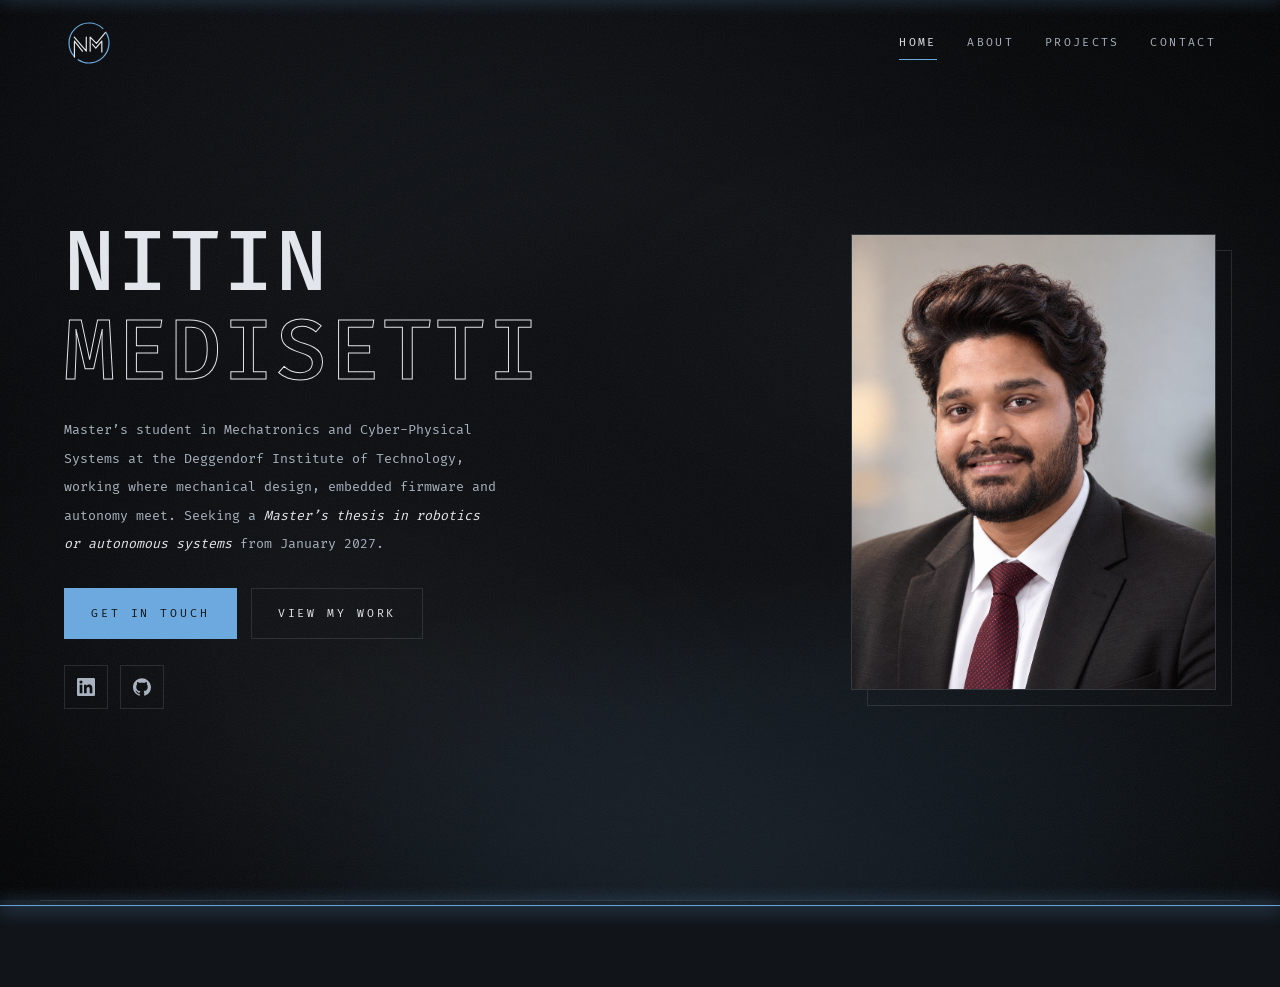
<file: index.html>
<!doctype html>
<html lang="en">
<head>
  <meta charset="utf-8">
  <meta name="viewport" content="width=device-width, initial-scale=1">
  <title>Nitin Medisetti | Robotics &amp; Mechatronics</title>
  <meta name="description" content="Nitin Medisetti, Mechatronics master's student at Deggendorf Institute of Technology, working on legged and aerial robots, ROS 2 and embedded C++. Seeking a Master's thesis in robotics or autonomous systems from January 2027.">
  <meta name="theme-color" content="#0b0d10">
  <meta property="og:title" content="Nitin Medisetti | Robotics &amp; Mechatronics">
  <meta property="og:description" content="Mechatronics master's student seeking a Master's thesis in robotics or autonomous systems from January 2027.">
  <meta property="og:type" content="website">
  <meta property="og:url" content="https://nitinmedisetti.github.io/">
  <link rel="icon" href="assets/img/favicon.svg" type="image/svg+xml">
  <link rel="stylesheet" href="assets/css/style.css">
</head>
<body class="page-home">
  <a class="skip" href="#main">Skip to content</a>

  <header class="nav" id="nav">
    <div class="nav__brand">
      <a class="nav__mark" href="index.html" aria-label="Nitin Medisetti, home"><img src="assets/img/logo.svg" alt="" width="50" height="50"></a>
    </div>
    <button class="nav__toggle" id="navToggle" aria-expanded="false" aria-controls="navLinks" aria-label="Open menu">
      <span></span><span></span>
    </button>
    <nav class="nav__links" id="navLinks" aria-label="Pages">
      <a href="index.html" class="is-active" aria-current="page">Home</a>
      <a href="about.html">About</a>
      <a href="projects.html">Projects</a>
      <a href="contact.html">Contact</a>
    </nav>
  </header>

  <div class="grain" aria-hidden="true"></div>
  <div class="shutter" aria-hidden="true"><span class="shutter__half shutter__half--top"></span><span class="shutter__half shutter__half--bottom"></span></div>

  <main id="main">
  <section class="hero" id="top">
    <div class="hero__smoke" aria-hidden="true"></div>
    <div class="hero__inner">
      <div class="hero__text">
        <!-- <p class="label reveal">Deggendorf, Germany &middot; 48.83&deg; N, 12.96&deg; E</p> -->
        <h1 class="hero__name">
          <span class="line"><span>Nitin</span></span>
          <span class="line"><span>Medisetti</span></span>
        </h1>
        <!-- <p class="hero__role reveal">Robotics &amp; Mechatronics Engineer</p> -->
        <!-- <p class="hero__lede reveal">I build robots that leave the simulator, from quadrupeds navigating a campus to quadrotors that keep flying when a rotor fails.</p> -->
        <p class="hero__about reveal">Master&rsquo;s student in Mechatronics and Cyber-Physical Systems at the Deggendorf Institute of Technology, working where mechanical design, embedded firmware and autonomy meet. Seeking a <em>Master&rsquo;s thesis in robotics or autonomous systems</em> from January&nbsp;2027.</p>
        <div class="hero__cta reveal">
          <a class="btn btn--solid" href="contact.html">Get in touch</a>
          <a class="btn" href="projects.html">View my work</a>
        </div>
        <ul class="social reveal" aria-label="Profiles">
          <li><a href="https://www.linkedin.com/in/nitin-medisetti" target="_blank" rel="noopener" aria-label="LinkedIn"><svg viewBox="0 0 24 24" aria-hidden="true" fill="currentColor"><path d="M20.45 20.45h-3.56v-5.57c0-1.33-.02-3.04-1.85-3.04-1.85 0-2.14 1.45-2.14 2.94v5.67H9.35V9h3.41v1.56h.05c.48-.9 1.64-1.85 3.37-1.85 3.6 0 4.27 2.37 4.27 5.46v6.28zM5.34 7.43a2.06 2.06 0 1 1 0-4.13 2.06 2.06 0 0 1 0 4.13zM7.12 20.45H3.56V9h3.56v11.45zM22.23 0H1.77C.79 0 0 .77 0 1.73v20.54C0 23.23.79 24 1.77 24h20.45c.98 0 1.78-.77 1.78-1.73V1.73C24 .77 23.2 0 22.22 0z"/></svg></a></li>
          <li><a href="https://github.com/NitinMedisetti" target="_blank" rel="noopener" aria-label="GitHub"><svg viewBox="0 0 24 24" aria-hidden="true" fill="currentColor"><path d="M12 .3a12 12 0 0 0-3.8 23.38c.6.12.82-.26.82-.58v-2.04c-3.34.73-4.04-1.61-4.04-1.61-.55-1.39-1.34-1.76-1.34-1.76-1.09-.74.08-.73.08-.73 1.2.09 1.84 1.24 1.84 1.24 1.07 1.83 2.8 1.3 3.49 1 .11-.78.42-1.3.76-1.6-2.67-.3-5.47-1.33-5.47-5.93 0-1.31.47-2.38 1.24-3.22-.14-.3-.54-1.52.1-3.18 0 0 1.01-.32 3.3 1.23a11.5 11.5 0 0 1 6 0c2.28-1.55 3.29-1.23 3.29-1.23.64 1.66.24 2.88.12 3.18.77.84 1.23 1.91 1.23 3.22 0 4.61-2.8 5.63-5.48 5.92.42.36.81 1.1.81 2.22v3.29c0 .32.21.7.82.58A12 12 0 0 0 12 .3"/></svg></a></li>
        </ul>
      </div>
      <figure class="hero__photo reveal">
        <div class="frame">
          <div class="media" data-src="assets/img/profile.jpg" data-alt="Portrait of Nitin Medisetti">
            <span class="media__placeholder">Portrait<br><small>assets/img/profile.jpg</small></span>
          </div>
        </div>
        <!-- <figcaption class="hero__caption"><span>Fig. 01</span><span>Robotics &middot; Embedded &middot; Autonomy</span></figcaption> -->
      </figure>
    </div>
  </section>
  </main>

  <footer class="footer">
    <span>&copy; <span id="year">2026</span> Nitin Medisetti</span>
    <a href="#top">Back to top &uarr;</a>
  </footer>

  <script src="assets/js/main.js" defer></script>
</body>
</html>
</file>
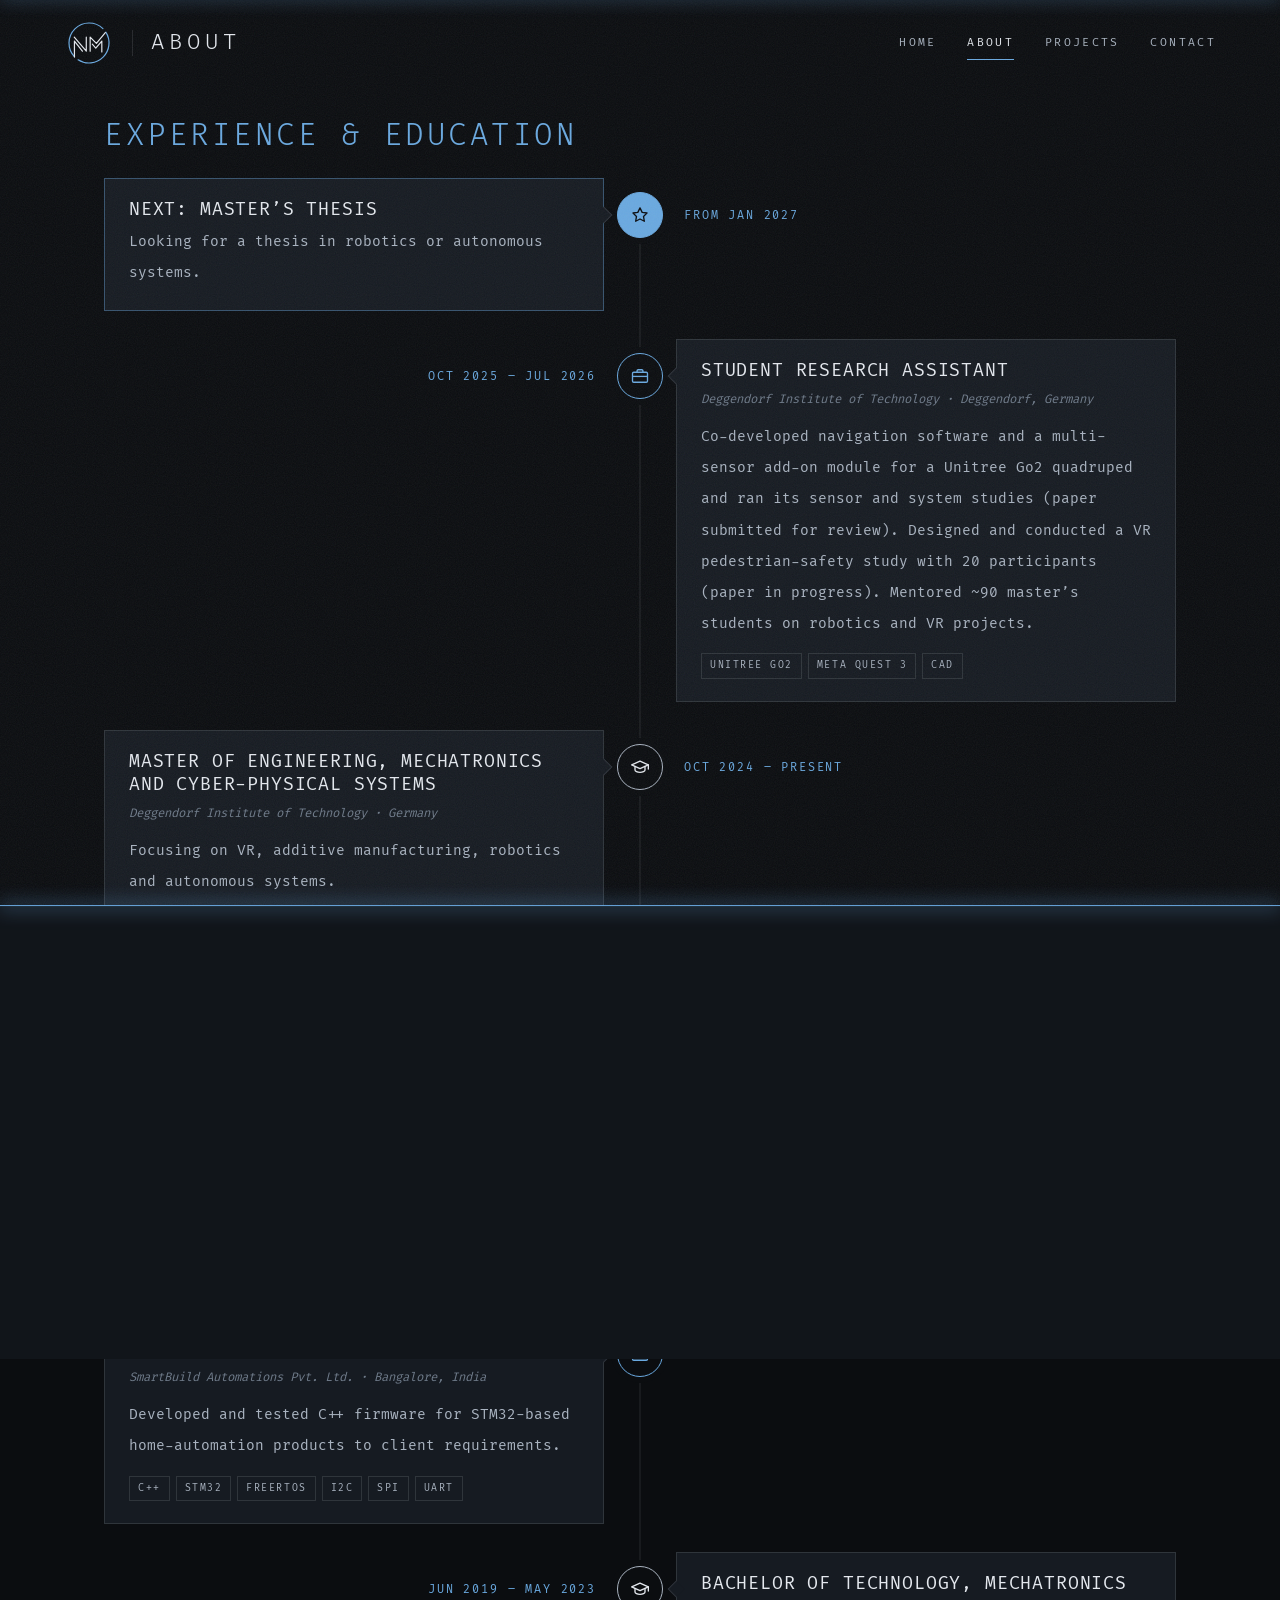
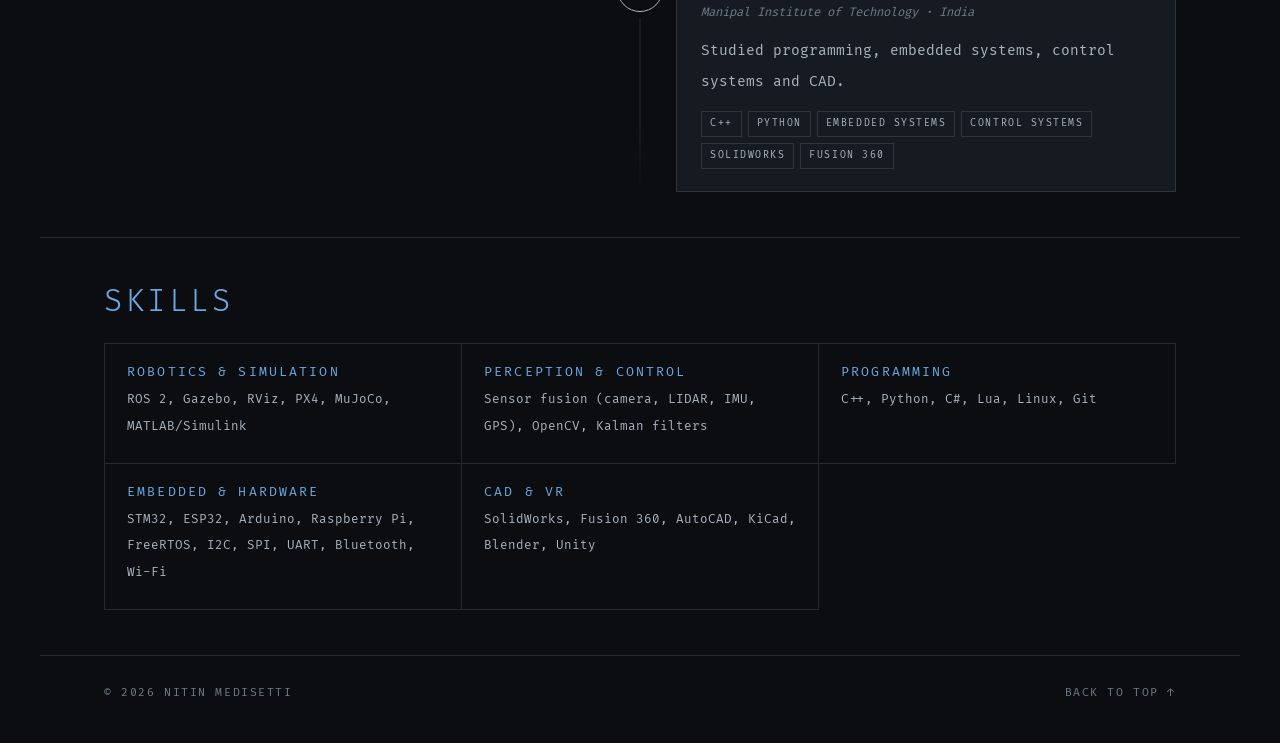
<file: about.html>
<!doctype html>
<html lang="en">
<head>
  <meta charset="utf-8">
  <meta name="viewport" content="width=device-width, initial-scale=1">
  <title>About | Nitin Medisetti</title>
  <meta name="description" content="Experience and education of Nitin Medisetti, Mechatronics master's student at Deggendorf Institute of Technology, working on legged and aerial robots, ROS 2 and embedded C++.">
  <meta name="theme-color" content="#0b0d10">
  <meta property="og:title" content="About | Nitin Medisetti">
  <meta property="og:description" content="Mechatronics master's student seeking a Master's thesis in robotics or autonomous systems from January 2027.">
  <meta property="og:type" content="website">
  <meta property="og:url" content="https://nitinmedisetti.github.io/about.html">
  <link rel="icon" href="assets/img/favicon.svg" type="image/svg+xml">
  <link rel="stylesheet" href="assets/css/style.css">
</head>
<body class="page-about">
  <a class="skip" href="#main">Skip to content</a>

  <header class="nav" id="nav">
    <div class="nav__brand">
      <a class="nav__mark" href="index.html" aria-label="Nitin Medisetti, home"><img src="assets/img/logo.svg" alt="" width="50" height="50"></a>
      <span class="nav__title" aria-hidden="true">About</span>
    </div>
    <button class="nav__toggle" id="navToggle" aria-expanded="false" aria-controls="navLinks" aria-label="Open menu">
      <span></span><span></span>
    </button>
    <nav class="nav__links" id="navLinks" aria-label="Pages">
      <a href="index.html">Home</a>
      <a href="about.html" class="is-active" aria-current="page">About</a>
      <a href="projects.html">Projects</a>
      <a href="contact.html">Contact</a>
    </nav>
  </header>

  <div class="grain" aria-hidden="true"></div>
  <div class="shutter" aria-hidden="true"><span class="shutter__half shutter__half--top"></span><span class="shutter__half shutter__half--bottom"></span></div>

  <main id="main" class="page" >
    <h1 class="sr-only" id="top">About</h1>

    <section class="chapter" id="timeline">
      <header class="chapter__head reveal">
        <h2>Experience &amp; Education</h2>
      </header>
      <ol class="tl">
        <li class="tl__item tl__item--next reveal">
          <span class="tl__node"><svg viewBox="0 0 24 24" aria-hidden="true" fill="none" stroke="currentColor" stroke-width="1.6" stroke-linejoin="round"><path d="m12 3.5 2.6 5.3 5.8.8-4.2 4.1 1 5.8-5.2-2.7-5.2 2.7 1-5.8-4.2-4.1 5.8-.8z"/></svg></span>
          <p class="tl__date">From Jan 2027</p>
          <article class="tl__card">
            <h3>Next: Master&rsquo;s thesis</h3>
            <p>Looking for a thesis in robotics or autonomous systems.</p>
          </article>
        </li>
        <li class="tl__item tl__item--work reveal">
          <span class="tl__node" title="Work"><svg viewBox="0 0 24 24" aria-hidden="true" fill="none" stroke="currentColor" stroke-width="1.6" stroke-linejoin="round"><rect x="3" y="7.5" width="18" height="12" rx="1.5"/><path d="M8.5 7.5V5.8c0-.7.6-1.3 1.3-1.3h4.4c.7 0 1.3.6 1.3 1.3v1.7"/><path d="M3 12.5h18"/></svg></span>
          <p class="tl__date">Oct 2025 &ndash; Jul 2026</p>
          <article class="tl__card">
            <h3>Student Research Assistant</h3>
            <p class="tl__org">Deggendorf Institute of Technology &middot; Deggendorf, Germany</p>
            <p>Co-developed navigation software and a multi-sensor add-on module for a Unitree Go2 quadruped and ran its sensor and system studies (paper submitted for review). Designed and conducted a VR pedestrian-safety study with 20 participants (paper in progress). Mentored ~90 master&rsquo;s students on robotics and VR projects.</p>
            <ul class="chips"><li>Unitree Go2</li><li>Meta Quest 3</li><li>CAD</li></ul>
          </article>
        </li>
        <li class="tl__item tl__item--edu reveal">
          <span class="tl__node" title="Education"><svg viewBox="0 0 24 24" aria-hidden="true" fill="none" stroke="currentColor" stroke-width="1.6" stroke-linejoin="round" stroke-linecap="round"><path d="M2 9.5 12 5l10 4.5-10 4.5z"/><path d="M6 11.3v4.4c0 1.3 2.7 2.8 6 2.8s6-1.5 6-2.8v-4.4"/><path d="M22 9.5v5"/></svg></span>
          <p class="tl__date">Oct 2024 &ndash; Present</p>
          <article class="tl__card">
            <h3>Master of Engineering, Mechatronics and Cyber-Physical Systems</h3>
            <p class="tl__org">Deggendorf Institute of Technology &middot; Germany</p>
            <p>Focusing on VR, additive manufacturing, robotics and autonomous systems.</p>
            <ul class="chips"><li>Unity</li><li>VR</li><li>Lua</li><li>Control Theory</li><li>Math modelling</li></ul>
          </article>
        </li>
        <li class="tl__item tl__item--work reveal">
          <span class="tl__node" title="Work"><svg viewBox="0 0 24 24" aria-hidden="true" fill="none" stroke="currentColor" stroke-width="1.6" stroke-linejoin="round"><rect x="3" y="7.5" width="18" height="12" rx="1.5"/><path d="M8.5 7.5V5.8c0-.7.6-1.3 1.3-1.3h4.4c.7 0 1.3.6 1.3 1.3v1.7"/><path d="M3 12.5h18"/></svg></span>
          <p class="tl__date">Aug 2023 &ndash; Jan 2024</p>
          <article class="tl__card">
            <h3>Robotics Research Assistant</h3>
            <p class="tl__org">Robotics Research Center, IIIT Hyderabad &middot; Hyderabad, India</p>
            <p>Learned ROS and studied the team&rsquo;s PX4-based hexacopter and quadcopter projects. Simulated a quadrotor losing a rotor mid-flight in ROS/Gazebo with PX4, used to develop fault-tolerant soft-landing control.</p>
            <ul class="chips"><li>ROS</li><li>PX4</li><li>Gazebo</li><li>RViz</li><li>Fault-tolerant control</li></ul>
          </article>
        </li>
        <li class="tl__item tl__item--work reveal">
          <span class="tl__node" title="Work"><svg viewBox="0 0 24 24" aria-hidden="true" fill="none" stroke="currentColor" stroke-width="1.6" stroke-linejoin="round"><rect x="3" y="7.5" width="18" height="12" rx="1.5"/><path d="M8.5 7.5V5.8c0-.7.6-1.3 1.3-1.3h4.4c.7 0 1.3.6 1.3 1.3v1.7"/><path d="M3 12.5h18"/></svg></span>
          <p class="tl__date">Feb 2023 &ndash; Jun 2023</p>
          <article class="tl__card">
            <h3>Embedded Systems Engineering Intern</h3>
            <p class="tl__org">SmartBuild Automations Pvt. Ltd. &middot; Bangalore, India</p>
            <p>Developed and tested C++ firmware for STM32-based home-automation products to client requirements.</p>
            <ul class="chips"><li>C++</li><li>STM32</li><li>FreeRTOS</li><li>I2C</li><li>SPI</li><li>UART</li></ul>
          </article>
        </li>
        <li class="tl__item tl__item--edu reveal">
          <span class="tl__node" title="Education"><svg viewBox="0 0 24 24" aria-hidden="true" fill="none" stroke="currentColor" stroke-width="1.6" stroke-linejoin="round" stroke-linecap="round"><path d="M2 9.5 12 5l10 4.5-10 4.5z"/><path d="M6 11.3v4.4c0 1.3 2.7 2.8 6 2.8s6-1.5 6-2.8v-4.4"/><path d="M22 9.5v5"/></svg></span>
          <p class="tl__date">Jun 2019 &ndash; May 2023</p>
          <article class="tl__card">
            <h3>Bachelor of Technology, Mechatronics</h3>
            <p class="tl__org">Manipal Institute of Technology &middot; India</p>
            <p>Studied programming, embedded systems, control systems and CAD.</p>
            <ul class="chips"><li>C++</li><li>Python</li><li>Embedded systems</li><li>Control systems</li><li>SolidWorks</li><li>Fusion 360</li></ul>
          </article>
        </li>
      </ol>
    </section>

    <section class="chapter" id="skills">
      <header class="chapter__head reveal">
        <h2>Skills</h2>
      </header>
      <div class="skills reveal">
        <div class="skill"><h3>Robotics &amp; Simulation</h3><p>ROS 2, Gazebo, RViz, PX4, MuJoCo, MATLAB/Simulink</p></div>
        <div class="skill"><h3>Perception &amp; Control</h3><p>Sensor fusion (camera, LIDAR, IMU, GPS), OpenCV, Kalman filters</p></div>
        <div class="skill"><h3>Programming</h3><p>C++, Python, C#, Lua, Linux, Git</p></div>
        <div class="skill"><h3>Embedded &amp; Hardware</h3><p>STM32, ESP32, Arduino, Raspberry Pi, FreeRTOS, I2C, SPI, UART, Bluetooth, Wi-Fi</p></div>
        <div class="skill"><h3>CAD &amp; VR</h3><p>SolidWorks, Fusion 360, AutoCAD, KiCad, Blender, Unity</p></div>
      </div>
    </section>

  </main>

  <footer class="footer">
    <span>&copy; <span id="year">2026</span> Nitin Medisetti</span>
    <a href="#top">Back to top &uarr;</a>
  </footer>

  <script src="assets/js/main.js" defer></script>
</body>
</html>
</file>
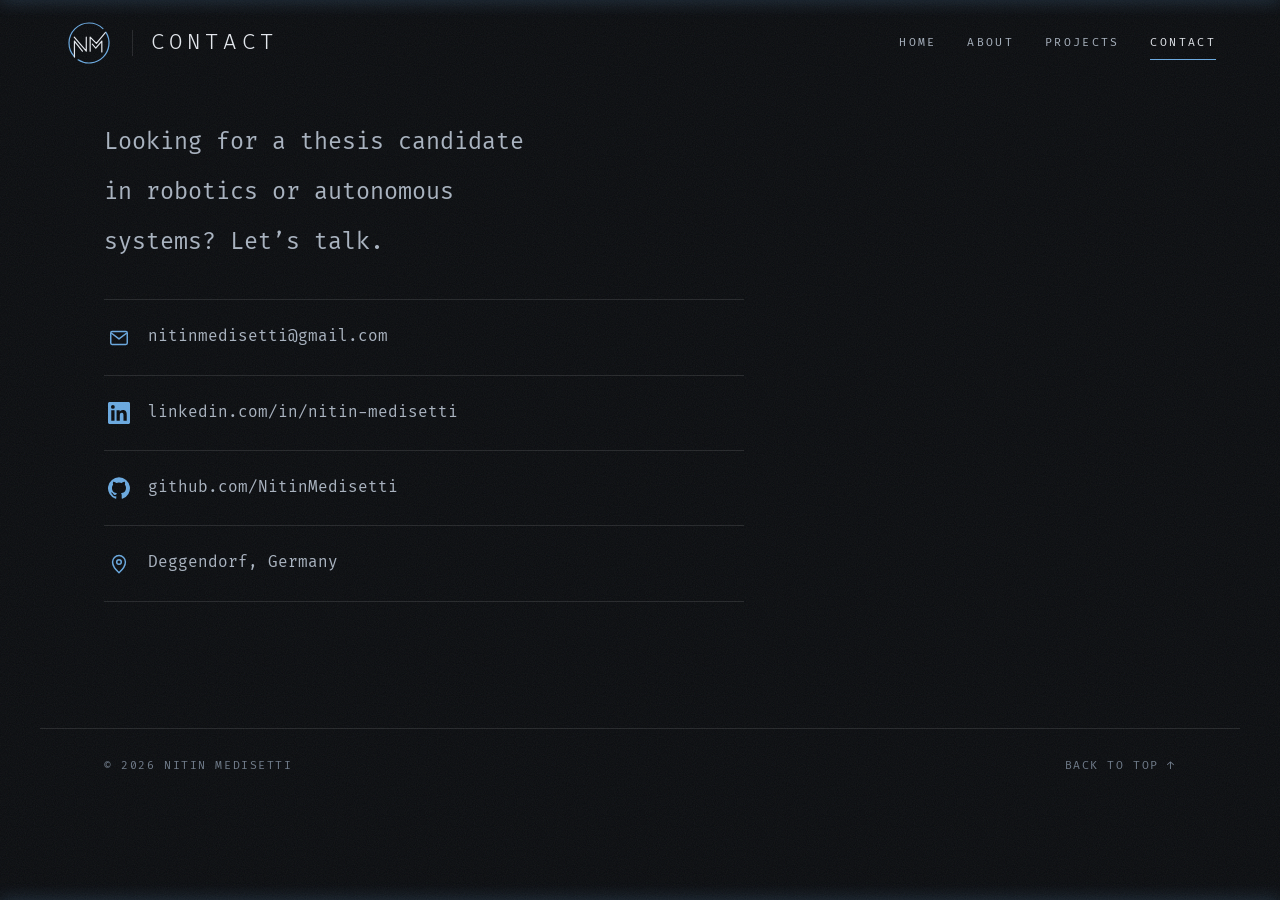
<file: contact.html>
<!doctype html>
<html lang="en">
<head>
  <meta charset="utf-8">
  <meta name="viewport" content="width=device-width, initial-scale=1">
  <title>Contact | Nitin Medisetti</title>
  <meta name="description" content="Contact Nitin Medisetti by email, LinkedIn or GitHub.">
  <meta name="theme-color" content="#0b0d10">
  <meta property="og:title" content="Contact | Nitin Medisetti">
  <meta property="og:description" content="Mechatronics master's student seeking a Master's thesis in robotics or autonomous systems from January 2027.">
  <meta property="og:type" content="website">
  <meta property="og:url" content="https://nitinmedisetti.github.io/contact.html">
  <link rel="icon" href="assets/img/favicon.svg" type="image/svg+xml">
  <link rel="stylesheet" href="assets/css/style.css">
</head>
<body class="page-contact">
  <a class="skip" href="#main">Skip to content</a>

  <header class="nav" id="nav">
    <div class="nav__brand">
      <a class="nav__mark" href="index.html" aria-label="Nitin Medisetti, home"><img src="assets/img/logo.svg" alt="" width="50" height="50"></a>
      <span class="nav__title" aria-hidden="true">Contact</span>
    </div>
    <button class="nav__toggle" id="navToggle" aria-expanded="false" aria-controls="navLinks" aria-label="Open menu">
      <span></span><span></span>
    </button>
    <nav class="nav__links" id="navLinks" aria-label="Pages">
      <a href="index.html">Home</a>
      <a href="about.html">About</a>
      <a href="projects.html">Projects</a>
      <a href="contact.html" class="is-active" aria-current="page">Contact</a>
    </nav>
  </header>

  <div class="grain" aria-hidden="true"></div>
  <div class="shutter" aria-hidden="true"><span class="shutter__half shutter__half--top"></span><span class="shutter__half shutter__half--bottom"></span></div>

  <main id="main" class="page" >
    <h1 class="sr-only" id="top">Contact</h1>

    <section class="chapter chapter--first contact" id="contact">
      <p class="contact__line reveal">Looking for a thesis candidate in robotics or autonomous systems? Let&rsquo;s talk.</p>
      <ul class="contact__list reveal">
        <li><a href="mailto:nitinmedisetti@gmail.com" data-copy="nitinmedisetti@gmail.com" title="Click to copy"><svg viewBox="0 0 24 24" aria-hidden="true" fill="none" stroke="currentColor" stroke-width="1.6" stroke-linejoin="round"><rect x="3" y="5" width="18" height="14" rx="1.5"/><path d="m3.5 6.5 8.5 6.5 8.5-6.5"/></svg><span>nitinmedisetti@gmail.com</span></a></li>
        <li><a href="https://www.linkedin.com/in/nitin-medisetti" target="_blank" rel="noopener"><svg viewBox="0 0 24 24" aria-hidden="true" fill="currentColor"><path d="M20.45 20.45h-3.56v-5.57c0-1.33-.02-3.04-1.85-3.04-1.85 0-2.14 1.45-2.14 2.94v5.67H9.35V9h3.41v1.56h.05c.48-.9 1.64-1.85 3.37-1.85 3.6 0 4.27 2.37 4.27 5.46v6.28zM5.34 7.43a2.06 2.06 0 1 1 0-4.13 2.06 2.06 0 0 1 0 4.13zM7.12 20.45H3.56V9h3.56v11.45zM22.23 0H1.77C.79 0 0 .77 0 1.73v20.54C0 23.23.79 24 1.77 24h20.45c.98 0 1.78-.77 1.78-1.73V1.73C24 .77 23.2 0 22.22 0z"/></svg><span>linkedin.com/in/nitin-medisetti</span></a></li>
        <li><a href="https://github.com/NitinMedisetti" target="_blank" rel="noopener"><svg viewBox="0 0 24 24" aria-hidden="true" fill="currentColor"><path d="M12 .3a12 12 0 0 0-3.8 23.38c.6.12.82-.26.82-.58v-2.04c-3.34.73-4.04-1.61-4.04-1.61-.55-1.39-1.34-1.76-1.34-1.76-1.09-.74.08-.73.08-.73 1.2.09 1.84 1.24 1.84 1.24 1.07 1.83 2.8 1.3 3.49 1 .11-.78.42-1.3.76-1.6-2.67-.3-5.47-1.33-5.47-5.93 0-1.31.47-2.38 1.24-3.22-.14-.3-.54-1.52.1-3.18 0 0 1.01-.32 3.3 1.23a11.5 11.5 0 0 1 6 0c2.28-1.55 3.29-1.23 3.29-1.23.64 1.66.24 2.88.12 3.18.77.84 1.23 1.91 1.23 3.22 0 4.61-2.8 5.63-5.48 5.92.42.36.81 1.1.81 2.22v3.29c0 .32.21.7.82.58A12 12 0 0 0 12 .3"/></svg><span>github.com/NitinMedisetti</span></a></li>
        <li><span class="contact__item"><svg viewBox="0 0 24 24" aria-hidden="true" fill="none" stroke="currentColor" stroke-width="1.6" stroke-linejoin="round"><path d="M12 21.5s-7-6.2-7-11.7a7 7 0 0 1 14 0c0 5.5-7 11.7-7 11.7z"/><circle cx="12" cy="9.8" r="2.5"/></svg><span>Deggendorf, Germany</span></span></li>
      </ul>
    </section>

  </main>

  <footer class="footer">
    <span>&copy; <span id="year">2026</span> Nitin Medisetti</span>
    <a href="#top">Back to top &uarr;</a>
  </footer>

  <div class="toast" id="toast" role="status" aria-live="polite"></div>

  <script src="assets/js/main.js" defer></script>
</body>
</html>
</file>
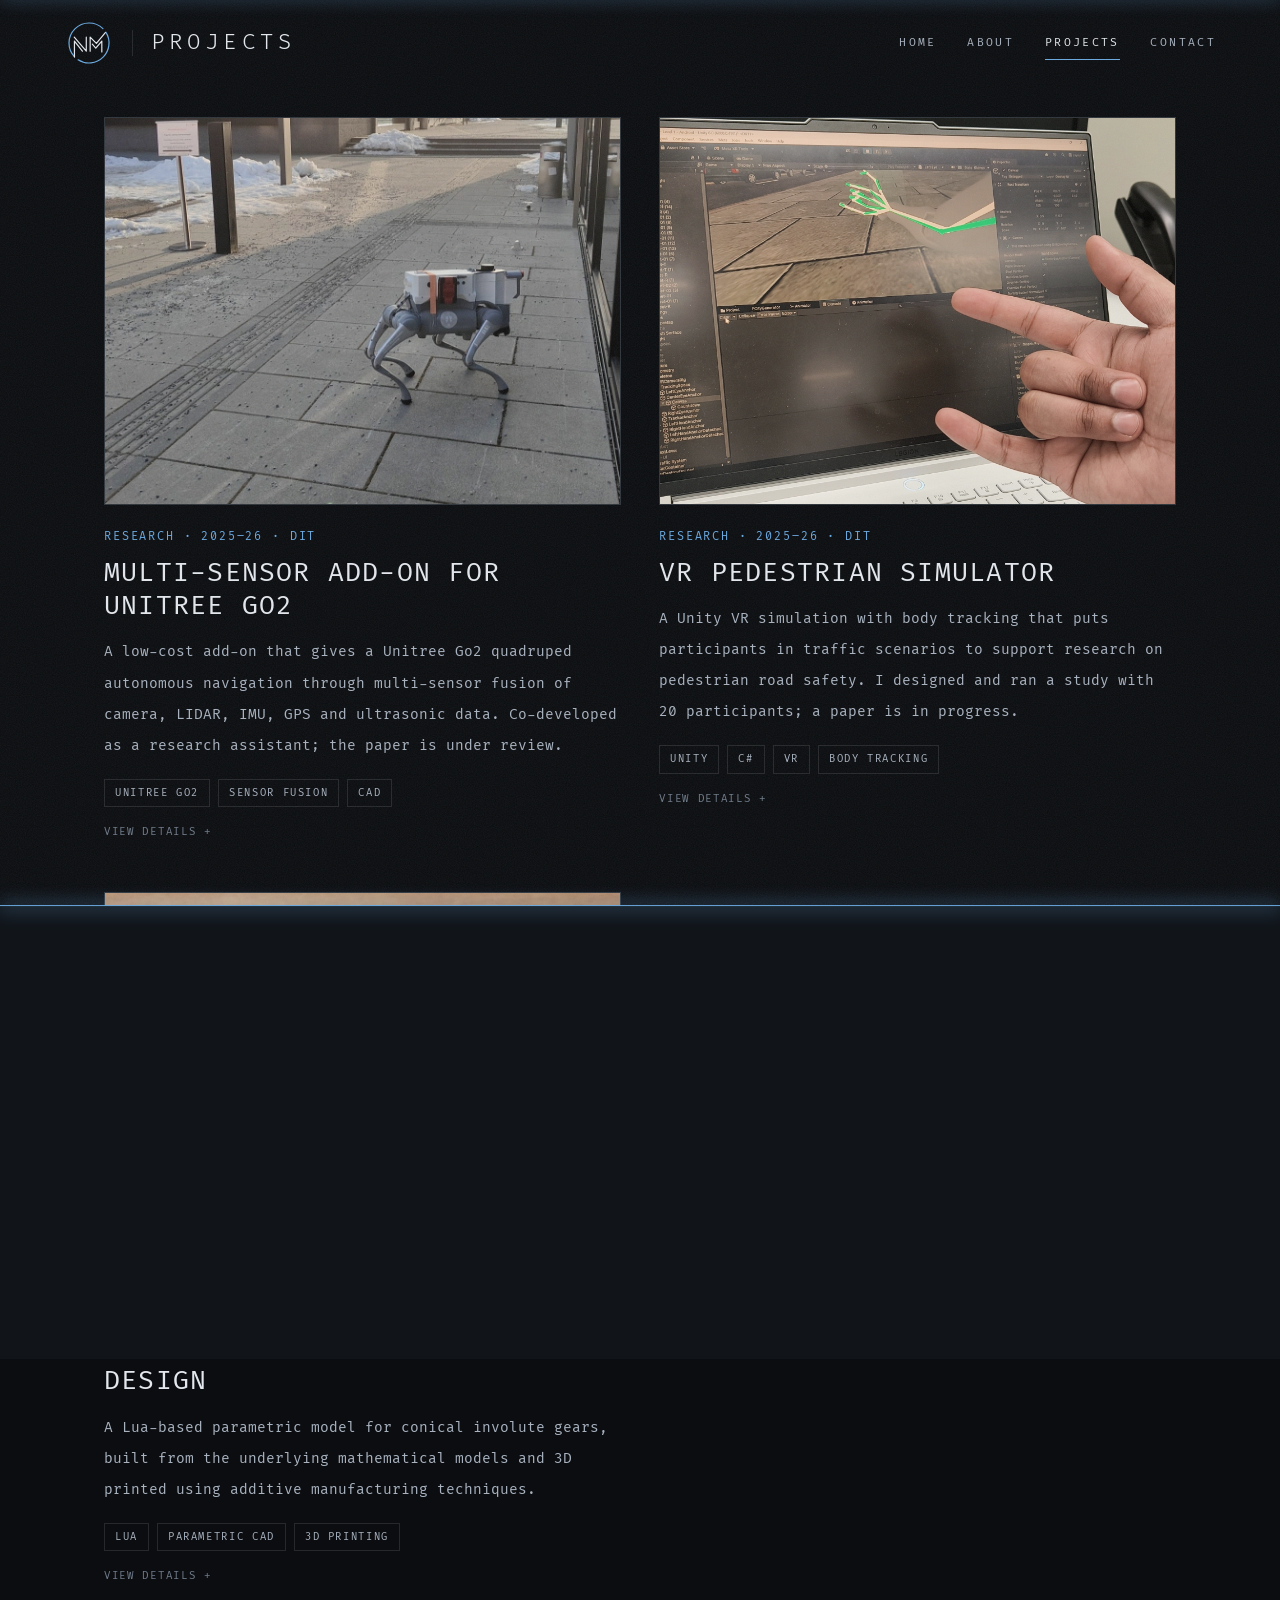
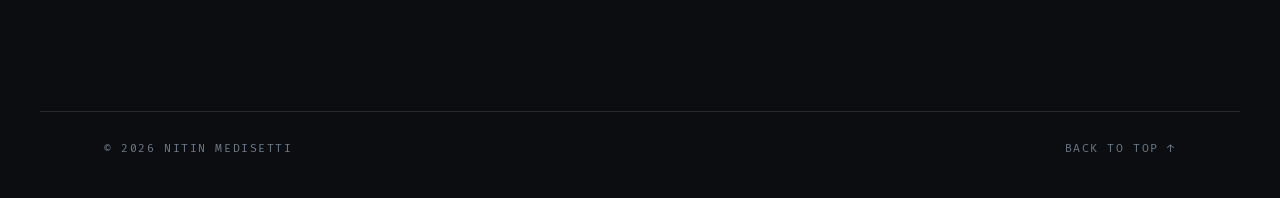
<file: projects.html>
<!doctype html>
<html lang="en">
<head>
  <meta charset="utf-8">
  <meta name="viewport" content="width=device-width, initial-scale=1">
  <title>Projects | Nitin Medisetti</title>
  <meta name="description" content="Robotics, VR and embedded projects by Nitin Medisetti.">
  <meta name="theme-color" content="#0b0d10">
  <meta property="og:title" content="Projects | Nitin Medisetti">
  <meta property="og:description" content="Mechatronics master's student seeking a Master's thesis in robotics or autonomous systems from January 2027.">
  <meta property="og:type" content="website">
  <meta property="og:url" content="https://nitinmedisetti.github.io/projects.html">
  <link rel="icon" href="assets/img/favicon.svg" type="image/svg+xml">
  <link rel="stylesheet" href="assets/css/style.css">
</head>
<body class="page-projects">
  <a class="skip" href="#main">Skip to content</a>

  <header class="nav" id="nav">
    <div class="nav__brand">
      <a class="nav__mark" href="index.html" aria-label="Nitin Medisetti, home"><img src="assets/img/logo.svg" alt="" width="50" height="50"></a>
      <span class="nav__title" aria-hidden="true">Projects</span>
    </div>
    <button class="nav__toggle" id="navToggle" aria-expanded="false" aria-controls="navLinks" aria-label="Open menu">
      <span></span><span></span>
    </button>
    <nav class="nav__links" id="navLinks" aria-label="Pages">
      <a href="index.html">Home</a>
      <a href="about.html">About</a>
      <a href="projects.html" class="is-active" aria-current="page">Projects</a>
      <a href="contact.html">Contact</a>
    </nav>
  </header>

  <div class="grain" aria-hidden="true"></div>
  <div class="shutter" aria-hidden="true"><span class="shutter__half shutter__half--top"></span><span class="shutter__half shutter__half--bottom"></span></div>

  <main id="main" class="page" >
    <h1 class="sr-only" id="top">Projects</h1>

    <section class="chapter chapter--first" id="projects">

      <div class="projects">
        <article class="project reveal">
          <div class="media" data-src="assets/img/projects/go2-navigation.jpg" data-alt="Unitree Go2 quadruped with custom sensor add-on">
            <span class="media__placeholder">Coming soon&hellip;</span>
          </div>
          <div class="project__body">
            <p class="label">Research &middot; 2025&ndash;26 &middot; DIT</p>
            <h3>Multi-sensor Add-on for Unitree Go2</h3>
            <p>A low-cost add-on that gives a Unitree Go2 quadruped autonomous navigation through multi-sensor fusion of camera, LIDAR, IMU, GPS and ultrasonic data. Co-developed as a research assistant; the paper is under review.</p>
            <ul class="chips"><li>Unitree Go2</li><li>Sensor fusion</li><li>CAD</li></ul>
          </div>
          <!-- Pop-up details: edit the text below. Add a photo by adding another "media" line. -->
          <template class="project__details">
            <p class="label">Oct 2025 &ndash; Jan 2026 &middot; Deggendorf Institute of Technology</p>
            <h2>Multi-sensor Add-on for Unitree Go2</h2>
            <div class="pm__photos">
              <div class="media" data-src="assets/img/projects/go2-navigation.jpg" data-alt="Unitree Go2 quadruped with custom sensor add-on"><span class="media__placeholder">Coming soon&hellip;</span></div>
              <div class="media" data-src="assets/img/projects/1_go2-navigation.jpg" data-alt="Go2 navigation platform"><span class="media__placeholder">Coming soon&hellip;</span></div>
            </div>
            <p class="pm__desc">A low-cost add-on module that gives a Unitree Go2 quadruped autonomous navigation through multi-sensor fusion of camera, LIDAR, IMU, GPS and ultrasonic data. I co-developed it as a student research assistant, then ran sensor and system studies on it until July 2026.</p>
            <div class="pm__cols">
              <div>
                <h3>Key specs</h3>
                <table class="pm__specs">
                  <tr><th>Platform</th><td>Unitree Go2 quadruped</td></tr>
                  <tr><th>Sensors</th><td>Camera, LIDAR, IMU, GPS, Ultrasonic</td></tr>
                  <tr><th>Tools</th><td>SolidWorks, PlatformIO</td></tr>
                  <tr><th>Output</th><td>Research paper (submitted for review)</td></tr>
                  <tr><th>Status</th><td>Add-on complete; studies ran until Jul 2026</td></tr>
                </table>
              </div>
              <div>
                <h3>Highlights</h3>
                <ul class="pm__list">
                  <!-- <li>Co-developed a low-cost add-on module and its navigation software for the Go2</li> -->
                  <li>Fused camera, LIDAR, IMU, GPS and ultrasonic data for autonomous navigation</li>
                  <li>Ran sensor and system studies; paper submitted for review</li>
                  <li>Used by master&rsquo;s students to develop and test their robot-control software in a course project</li>
                </ul>
              </div>
            </div>
          </template>
        </article>

        <article class="project reveal">
          <div class="media" data-src="assets/img/projects/vr-pedestrian-simulator.jpg" data-alt="Unity VR pedestrian simulator">
            <span class="media__placeholder">Coming soon&hellip;</span>
          </div>
          <div class="project__body">
            <p class="label">Research &middot; 2025&ndash;26 &middot; DIT</p>
            <h3>VR Pedestrian Simulator</h3>
            <p>A Unity VR simulation with body tracking that puts participants in traffic scenarios to support research on pedestrian road safety. I designed and ran a study with 20 participants; a paper is in progress.</p>
            <ul class="chips"><li>Unity</li><li>C#</li><li>VR</li><li>Body tracking</li></ul>
          </div>
          <!-- Pop-up details: edit the text below. Add a photo by adding another "media" line. -->
          <template class="project__details">
            <p class="label">Feb &ndash; Jul 2025 &middot; Deggendorf Institute of Technology</p>
            <h2>VR Pedestrian Simulator</h2>
            <div class="pm__photos">
              <div class="media" data-src="assets/img/projects/vr-pedestrian-simulator.jpg" data-alt="Unity VR pedestrian simulator"><span class="media__placeholder">Coming soon&hellip;</span></div>
              <div class="media" data-src="assets/img/projects/vr-pedestrian-simulator-2.jpg" data-alt="VR simulation"><span class="media__placeholder">Coming soon&hellip;</span></div>
            </div>
            <p class="pm__desc">A Unity VR simulation with full-body tracking that puts participants in traffic scenarios to support research on pedestrian road safety. I built it in 2025, then designed and conducted a study with 20 participants on it as a student research assistant.</p>
            <div class="pm__cols">
              <div>
                <h3>Key specs</h3>
                <table class="pm__specs">
                  <tr><th>Tools</th><td>Unity, C#</td></tr>
                  <tr><th>Hardware</th><td>Meta Quest 3, full-body tracking</td></tr>
                  <tr><th>Output</th><td>Research paper (in progress)</td></tr>
                  <tr><th>Status</th><td>Simulator complete; study run with 20 participants</td></tr>
                </table>
              </div>
              <div>
                <h3>Highlights</h3>
                <ul class="pm__list">
                  <li>Built interactive traffic scenarios in Unity</li>
                  <li>Added full-body tracking so participants move naturally in VR</li>
                  <li>Designed and conducted a pedestrian-safety study with 20 participants</li>
                </ul>
              </div>
            </div>
          </template>
        </article>

        
        <article class="project reveal">
          <div class="media" data-src="assets/img/projects/beveloid-gear.jpg" data-alt="3D-printed parametric beveloid gear">
            <span class="media__placeholder">Coming soon&hellip;</span>
          </div>
          <div class="project__body">
            <p class="label">Academic &middot; 2026 &middot; DIT</p>
            <h3>Parametric Beveloid Gear Design</h3>
            <p>A Lua-based parametric model for conical involute gears, built from the underlying mathematical models and 3D printed using additive manufacturing techniques.</p>
            <ul class="chips"><li>Lua</li><li>Parametric CAD</li><li>3D printing</li></ul>
          </div>
          <!-- Pop-up details: edit the text below. Add a photo by adding another "media" line. -->
          <template class="project__details">
            <p class="label">Feb &ndash; Jul 2026 &middot; Deggendorf Institute of Technology</p>
            <h2>Parametric Beveloid Gear Design</h2>
            <div class="pm__photos">
              <div class="media" data-src="assets/img/projects/beveloid-gear.jpg" data-alt="3D-printed parametric beveloid gear"><span class="media__placeholder">Coming soon&hellip;</span></div>
              <div class="media" data-video="assets/img/projects/beveloid-gear.webm assets/img/projects/beveloid-gear.mp4" data-alt="Beveloid gear"><span class="media__placeholder">Coming soon&hellip;</span></div>
            </div>
            <p class="pm__desc">A Lua-based parametric model for conical involute (beveloid) gears, built from the underlying mathematical models and 3D printed using additive manufacturing techniques.</p>
            <div class="pm__cols">
              <div>
                <h3>Key specs</h3>
                <table class="pm__specs">
                  <tr><th>Tools</th><td>Lua, parametric CAD</td></tr>
                  <tr><th>Gear type</th><td>Conical involute (beveloid)</td></tr>
                  <tr><th>Output</th><td>3D-printed gears</td></tr>
                  <tr><th>Status</th><td>Complete</td></tr>
                </table>
              </div>
              <div>
                <h3>Highlights</h3>
                <ul class="pm__list">
                  <li>Implemented the gear geometry from its mathematical model</li>
                  <li>Made the model fully parametric in Lua</li>
                  <li>Printed working gears with additive manufacturing</li>
                </ul>
              </div>
            </div>
          </template>
        </article>

        <!-- Inverted Pendulum: hidden until details are ready. To show it again, delete this comment wrapper
             and change the two "~~" markers in the pop-up note back to "--".
        <article class="project reveal">
          <div class="media" data-src="assets/img/projects/inverted-pendulum.jpg" data-alt="Inverted pendulum">
            <span class="media__placeholder">Coming soon&hellip;</span>
          </div>
          <div class="project__body">
            <p class="label">Project</p>
            <h3>Inverted Pendulum</h3>
            <p>Details coming soon.</p>
          </div>
          <!~~ Pop-up details: edit the text below. Add a photo by adding another "media" line. ~~>
          <template class="project__details">
            <p class="label"><span class="tbd">Date &middot; Institution</span></p>
            <h2>Inverted Pendulum</h2>
            <div class="pm__photos">
              <div class="media" data-src="assets/img/projects/inverted-pendulum.jpg" data-alt="Inverted pendulum"><span class="media__placeholder">Coming soon&hellip;</span></div>
              <div class="media" data-src="assets/img/projects/inverted-pendulum-2.jpg" data-alt="Inverted pendulum"><span class="media__placeholder">Coming soon&hellip;</span></div>
            </div>
            <p class="pm__desc"><span class="tbd">To be added</span></p>
            <div class="pm__cols">
              <div>
                <h3>Key specs</h3>
                <table class="pm__specs">
                  <tr><th>Tools</th><td><span class="tbd">To be added</span></td></tr>
                  <tr><th>Controller</th><td><span class="tbd">To be added</span></td></tr>
                  <tr><th>Output</th><td><span class="tbd">To be added</span></td></tr>
                  <tr><th>Status</th><td><span class="tbd">To be added</span></td></tr>
                </table>
              </div>
              <div>
                <h3>Highlights</h3>
                <ul class="pm__list">
                  <li><span class="tbd">To be added</span></li>
                  <li><span class="tbd">To be added</span></li>
                </ul>
              </div>
            </div>
          </template>
        </article>
        -->
      </div>
    </section>
  </main>

  <footer class="footer">
    <span>&copy; <span id="year">2026</span> Nitin Medisetti</span>
    <a href="#top">Back to top &uarr;</a>
  </footer>

  <script src="assets/js/main.js" defer></script>
</body>
</html>
</file>
<file: assets/css/style.css>
/* ---------- Fonts ---------- */
/* One font, FiraCode Nerd Font, under three names. FiraCode is much wider
   than the old fonts, so size-adjust shrinks it per role to keep the old look.
   Change a percentage to make that whole role bigger or smaller. */
/* FiraCode Nerd Font: labels, dates, chips: same size as before */
@font-face { font-family: "FiraCode Nerd Font"; src: url("../fonts/FiraCode/FiraCodeNerdFont-Light.woff2") format("woff2"); font-weight: 300; font-display: swap; }
@font-face { font-family: "FiraCode Nerd Font"; src: url("../fonts/FiraCode/FiraCodeNerdFont-Regular.woff2") format("woff2"); font-weight: 400; font-display: swap; }
@font-face { font-family: "FiraCode Nerd Font"; src: url("../fonts/FiraCode/FiraCodeNerdFont-Medium.woff2") format("woff2"); font-weight: 500; font-display: swap; }
@font-face { font-family: "FiraCode Nerd Font"; src: url("../fonts/FiraCode/FiraCodeNerdFont-SemiBold.woff2") format("woff2"); font-weight: 600; font-display: swap; }
/* FiraCode Display: headings, nav, buttons (were Oswald) */
@font-face { font-family: "FiraCode Display"; src: url("../fonts/FiraCode/FiraCodeNerdFont-Light.woff2") format("woff2"); font-weight: 300; font-display: swap; size-adjust: 85%; }
@font-face { font-family: "FiraCode Display"; src: url("../fonts/FiraCode/FiraCodeNerdFont-Regular.woff2") format("woff2"); font-weight: 400; font-display: swap; size-adjust: 85%; }
@font-face { font-family: "FiraCode Display"; src: url("../fonts/FiraCode/FiraCodeNerdFont-Medium.woff2") format("woff2"); font-weight: 500; font-display: swap; size-adjust: 85%; }
@font-face { font-family: "FiraCode Display"; src: url("../fonts/FiraCode/FiraCodeNerdFont-SemiBold.woff2") format("woff2"); font-weight: 600; font-display: swap; size-adjust: 85%; }
/* FiraCode Text: body text (was EB Garamond) */
@font-face { font-family: "FiraCode Text"; src: url("../fonts/FiraCode/FiraCodeNerdFont-Light.woff2") format("woff2"); font-weight: 300; font-display: swap; size-adjust: 75%; }
@font-face { font-family: "FiraCode Text"; src: url("../fonts/FiraCode/FiraCodeNerdFont-Regular.woff2") format("woff2"); font-weight: 400; font-display: swap; size-adjust: 75%; }
@font-face { font-family: "FiraCode Text"; src: url("../fonts/FiraCode/FiraCodeNerdFont-Medium.woff2") format("woff2"); font-weight: 500; font-display: swap; size-adjust: 75%; }
@font-face { font-family: "FiraCode Text"; src: url("../fonts/FiraCode/FiraCodeNerdFont-SemiBold.woff2") format("woff2"); font-weight: 600; font-display: swap; size-adjust: 75%; }

/* ---------- Tokens ---------- */
:root {
  --bg: #0b0d10;
  --bg-2: #11151a;
  --surface: #161b22;
  --ink: #e4e8ee;
  --ink-2: #a9b3c0;
  --muted: #6f7b8a;
  --line: rgba(228, 232, 238, 0.12);
  --accent: #6aa9e0;
  --accent-soft: rgba(106, 169, 224, 0.12);

  --display: "FiraCode Display", ui-monospace, monospace;
  --serif: "FiraCode Text", ui-monospace, monospace;
  --mono: "FiraCode Nerd Font", ui-monospace, monospace;

  --gutter: clamp(16px, 5vw, 72px);
  --max: 1200px;
  --ease: cubic-bezier(0.22, 0.61, 0.36, 1);
}

/* ---------- Base ---------- */
*, *::before, *::after { box-sizing: border-box; }
html { scroll-behavior: smooth; scroll-padding-top: 72px; }
body {
  margin: 0;
  background: var(--bg);
  color: var(--ink);
  font: 400 1.18rem/1.65 var(--serif);
  -webkit-font-smoothing: antialiased;
  overflow-x: hidden;
}
img { max-width: 100%; display: block; }
a { color: inherit; }
::selection { background: var(--accent); color: var(--bg); }
h1, h2, h3 { font-family: var(--display); font-weight: 400; text-transform: uppercase; letter-spacing: 0.04em; line-height: 1.1; margin: 0; }
em { color: var(--ink); font-style: italic; }

.skip { position: absolute; left: -999px; top: 8px; background: var(--accent); color: var(--bg); padding: 8px 14px; z-index: 100; }
.skip:focus { left: 8px; }

.label, .chapter__no, .entry__when, .tag, .chips li, .nav__links i {
  font-family: var(--mono);
  font-size: 0.72rem;
  letter-spacing: 0.16em;
  text-transform: uppercase;
}
.label { color: var(--muted); margin: 0 0 1rem; }

:focus-visible { outline: 1px solid var(--accent); outline-offset: 4px; }

/* Film grain overlay */
.grain {
  position: fixed; inset: -50%;
  pointer-events: none; z-index: 60;
  opacity: 0.07;
  background-image: url("data:image/svg+xml;utf8,<svg xmlns='http://www.w3.org/2000/svg' width='220' height='220'><filter id='n'><feTurbulence type='fractalNoise' baseFrequency='0.9' numOctaves='3' stitchTiles='stitch'/></filter><rect width='100%' height='100%' filter='url(%23n)'/></svg>");
  animation: grain 1.2s steps(6) infinite;
}
@keyframes grain {
  0% { transform: translate(0, 0); } 20% { transform: translate(-3%, 2%); }
  40% { transform: translate(2%, -3%); } 60% { transform: translate(-2%, -1%); }
  80% { transform: translate(3%, 3%); } 100% { transform: translate(0, 0); }
}

/* ---------- Nav ---------- */
.nav {
  position: fixed; top: 0; left: 0; right: 0; z-index: 50;
  display: flex; align-items: center; justify-content: space-between;
  padding: 18px var(--gutter);
  transition: background 0.4s var(--ease), padding 0.4s var(--ease), border-color 0.4s;
  border-bottom: 1px solid transparent;
}
.nav.is-scrolled { background: rgba(11, 13, 16, 0.86); backdrop-filter: blur(8px); -webkit-backdrop-filter: blur(8px); padding-top: 12px; padding-bottom: 12px; border-color: var(--line); }
.nav__brand { display: flex; align-items: center; gap: 18px; min-width: 0; }
.nav__mark { display: block; line-height: 0; transition: transform 0.6s var(--ease); }
.nav__mark img { width: 50px; height: 50px; }
.nav__mark:hover { transform: rotate(-8deg); }
.nav__title {
  font-family: var(--display); font-weight: 300; text-transform: uppercase;
  font-size: clamp(1.1rem, 2.2vw, 1.6rem); letter-spacing: 0.2em; line-height: 1;
  padding-left: 18px; border-left: 1px solid var(--line); white-space: nowrap;
  animation: title-in 0.9s var(--ease) 0.55s both;
}
@keyframes title-in { from { opacity: 0; transform: translateX(-14px); letter-spacing: 0.5em; } to { opacity: 1; transform: none; } }
.nav__links { display: flex; gap: clamp(16px, 2.4vw, 36px); }
.nav__links a {
  font-family: var(--display); font-size: 0.82rem; letter-spacing: 0.18em; text-transform: uppercase;
  text-decoration: none; color: var(--ink-2); position: relative; padding: 4px 0;
  transition: color 0.3s;
}
.nav__links i { font-style: normal; color: var(--muted); margin-right: 6px; font-size: 0.62rem; }
.nav__links a::after { content: ""; position: absolute; left: 0; right: 100%; bottom: -2px; height: 1px; background: var(--accent); transition: right 0.4s var(--ease); }
.nav__links a:hover, .nav__links a.is-active { color: var(--ink); }
.nav__links a:hover::after, .nav__links a.is-active::after { right: 0; }
.nav__toggle { display: none; }

/* ---------- Hero ---------- */
.hero {
  position: relative; min-height: 100vh; min-height: 100svh;
  display: flex; align-items: center;
  padding: 96px var(--gutter) clamp(48px, 8vh, 96px);
  overflow: hidden; isolation: isolate;
  background:
    radial-gradient(120% 80% at 70% 110%, rgba(106, 169, 224, 0.22), transparent 60%),
    radial-gradient(90% 60% at 15% 0%, rgba(70, 92, 120, 0.18), transparent 70%),
    var(--bg);
}
.hero::after { /* vignette */
  content: ""; position: absolute; inset: 0; z-index: -1;
  background: radial-gradient(ellipse at center, transparent 40%, rgba(0, 0, 0, 0.75) 100%);
}
.hero__smoke {
  position: absolute; inset: -20%; z-index: -2; opacity: 0.55;
  background:
    radial-gradient(40% 30% at 30% 70%, rgba(170, 186, 206, 0.10), transparent 70%),
    radial-gradient(35% 25% at 70% 40%, rgba(170, 186, 206, 0.08), transparent 70%),
    radial-gradient(30% 20% at 50% 85%, rgba(106, 169, 224, 0.10), transparent 70%);
  filter: blur(30px);
  animation: drift 28s ease-in-out infinite alternate;
}
@keyframes drift {
  from { transform: translate3d(-4%, 2%, 0) scale(1); }
  to { transform: translate3d(4%, -3%, 0) scale(1.12); }
}
.hero__inner {
  max-width: var(--max); width: 100%; margin: 0 auto;
  display: grid; grid-template-columns: minmax(0, 7fr) minmax(0, 3.6fr); gap: clamp(32px, 6vw, 96px); align-items: center;
}
.hero__photo { margin: 0; }
.hero__photo .media { aspect-ratio: 4 / 5; }
.hero__photo img { filter: grayscale(0.15) contrast(1.04); }
.hero__about { max-width: 54ch; color: var(--ink-2); font-size: 1.08rem; margin: 0 0 1.8rem; }
.hero__name {
  font-size: clamp(3.2rem, 7.6vw, 7.4rem);
  font-weight: 500; letter-spacing: 0.02em; line-height: 0.92;
  margin: 0.3rem 0 1.1rem;
}
.hero__name .line { display: block; overflow: hidden; }
.hero__name .line span { display: inline-block; transform: translateY(105%); transition: transform 1.4s var(--ease); }
.hero__name .line:nth-child(2) span { transition-delay: 0.15s; color: transparent; -webkit-text-stroke: 1px var(--ink); }
.is-loaded .hero__name .line span { transform: none; }
.hero__role { font-family: var(--display); text-transform: uppercase; letter-spacing: 0.3em; font-size: clamp(0.85rem, 1.6vw, 1.05rem); color: var(--accent); margin: 0 0 1.2rem; }
.hero__lede { max-width: 36ch; font-size: clamp(1.2rem, 1.9vw, 1.55rem); line-height: 1.38; color: var(--ink); margin: 0 0 1.1rem; }
.hero__cta { display: flex; flex-wrap: wrap; gap: 14px; }
.hero__scroll {
  position: absolute; right: var(--gutter); bottom: 40px;
  font-family: var(--mono); font-size: 0.68rem; letter-spacing: 0.24em; text-transform: uppercase;
  text-decoration: none; color: var(--muted);
  writing-mode: vertical-rl; display: flex; align-items: center; gap: 12px;
}
.hero__scroll::after { content: ""; width: 1px; height: 64px; background: linear-gradient(var(--muted), transparent); animation: pulse 2.4s var(--ease) infinite; transform-origin: top; }
@keyframes pulse { 0% { transform: scaleY(0); } 50% { transform: scaleY(1); } 100% { transform: scaleY(1); opacity: 0; } }

.btn {
  display: inline-block; padding: 14px 26px;
  font-family: var(--display); font-size: 0.82rem; letter-spacing: 0.22em; text-transform: uppercase;
  text-decoration: none; border: 1px solid var(--line); color: var(--ink);
  transition: border-color 0.3s, background 0.3s, color 0.3s;
}
.btn:hover { border-color: var(--ink); }
.btn--solid { background: var(--accent); border-color: var(--accent); color: var(--bg); }
.btn--solid:hover { background: var(--ink); border-color: var(--ink); }

/* ---------- Chapters ---------- */
.chapter { max-width: var(--max); margin: 0 auto; padding: clamp(80px, 14vh, 160px) var(--gutter); border-top: 1px solid var(--line); }
#experience { border-top: 0; }
.chapter__head { display: flex; align-items: baseline; gap: 22px; margin-bottom: clamp(40px, 7vh, 80px); }
.chapter__no { color: var(--accent); }
.chapter__head h2 { font-size: clamp(2.4rem, 7vw, 5.2rem); font-weight: 300; letter-spacing: 0.06em; }

/* Media + placeholders */
.media {
  position: relative; overflow: hidden; background: var(--surface);
  aspect-ratio: 4 / 3;
  border: 1px solid var(--line);
}
.media img, .media video { width: 100%; height: 100%; object-fit: cover; transition: transform 1.2s var(--ease), opacity 0.8s; }
.media__placeholder {
  position: absolute; inset: 0; display: grid; place-content: center; text-align: center; gap: 6px;
  font-family: var(--display); text-transform: uppercase; letter-spacing: 0.24em; font-size: 0.8rem; color: var(--muted);
  background:
    repeating-linear-gradient(135deg, transparent 0 14px, rgba(228, 232, 238, 0.025) 14px 15px),
    radial-gradient(circle at 50% 50%, var(--bg-2), var(--surface));
}
.media__placeholder small { font-family: var(--mono); font-size: 0.6rem; letter-spacing: 0.06em; text-transform: none; opacity: 0.7; }
.media.has-image .media__placeholder { display: none; }

/* Timeline */
.timeline { list-style: none; margin: 0; padding: 0; }
.entry { display: grid; grid-template-columns: 220px minmax(0, 1fr); gap: 32px; padding: 36px 0; border-top: 1px solid var(--line); }
.entry:first-child { border-top: 0; padding-top: 0; }
.entry__when { color: var(--accent); padding-top: 8px; }
.entry h3 { font-size: clamp(1.35rem, 2.6vw, 1.9rem); margin-bottom: 6px; }
.entry__where { font-style: italic; color: var(--muted); margin: 0 0 1rem; }
.entry p { margin: 0; color: var(--ink-2); }
.entry ul { margin: 0; padding: 0; list-style: none; }
.entry ul li { position: relative; padding-left: 26px; margin-bottom: 0.7rem; color: var(--ink-2); }
.entry ul li::before { content: ""; position: absolute; left: 0; top: 0.8em; width: 12px; height: 1px; background: var(--accent); }
.tag { display: inline-block; margin-left: 6px; padding: 2px 8px; border: 1px solid var(--accent); color: var(--accent); font-size: 0.6rem; vertical-align: 2px; white-space: nowrap; }

/* Projects */
.projects { display: grid; grid-template-columns: repeat(2, minmax(0, 1fr)); gap: clamp(28px, 4vw, 56px) clamp(24px, 3vw, 40px); }
.project { display: flex; flex-direction: column; }
.project--wide { grid-column: 1 / -1; display: grid; grid-template-columns: minmax(0, 7fr) minmax(0, 5fr); gap: clamp(24px, 4vw, 56px); align-items: center; }
.project--wide .media { aspect-ratio: 16 / 10; }
.project .media { margin-bottom: 22px; }
.project--wide .media { margin-bottom: 0; }
.project:hover .media img { transform: scale(1.04); }
.project .media img { filter: grayscale(0.2); }
.project h3 { font-size: clamp(1.4rem, 2.4vw, 1.9rem); margin-bottom: 0.8rem; }
.project--wide h3 { font-size: clamp(1.8rem, 3.4vw, 2.8rem); }
.project p { margin: 0 0 1.1rem; color: var(--ink-2); }
.project .label { margin-bottom: 0.7rem; color: var(--accent); }
.chips { list-style: none; padding: 0; margin: 0; display: flex; flex-wrap: wrap; gap: 8px; }
.chips li { padding: 5px 10px; border: 1px solid var(--line); color: var(--ink-2); font-size: 0.64rem; }

/* Skills */
.skills { display: grid; grid-template-columns: repeat(3, minmax(0, 1fr)); border-top: 1px solid var(--line); border-left: 1px solid var(--line); }
.skill { padding: 30px 28px 34px; border-right: 1px solid var(--line); border-bottom: 1px solid var(--line); transition: background 0.4s; }
.skill:hover { background: var(--accent-soft); }
.skill h3 { font-size: 1.1rem; letter-spacing: 0.14em; margin-bottom: 12px; color: var(--accent); }
.skill p { margin: 0; color: var(--ink-2); }

/* Contact */
.contact__line { font-size: clamp(1.3rem, 2.6vw, 1.9rem); color: var(--ink-2); max-width: 30ch; margin: 0 0 2rem; }
.contact__mail {
  display: inline-block; font-family: var(--display); font-weight: 300;
  font-size: clamp(1.5rem, 6vw, 4.6rem); letter-spacing: 0.02em; text-decoration: none;
  overflow-wrap: anywhere;
  background: linear-gradient(var(--accent), var(--accent)) no-repeat 0 100% / 0 2px;
  transition: background-size 0.6s var(--ease), color 0.3s;
  padding-bottom: 6px;
}
.contact__mail:hover { background-size: 100% 2px; color: var(--accent); }
.contact__links { list-style: none; display: flex; gap: 32px; padding: 0; margin: 2.6rem 0 0; }
.contact__links a { font-family: var(--display); text-transform: uppercase; letter-spacing: 0.22em; font-size: 0.9rem; text-decoration: none; color: var(--ink-2); border-bottom: 1px solid var(--line); padding-bottom: 4px; transition: color 0.3s, border-color 0.3s; }
.contact__links a:hover { color: var(--ink); border-color: var(--accent); }

/* Pages */
.sr-only { position: absolute; width: 1px; height: 1px; padding: 0; margin: -1px; overflow: hidden; clip: rect(0 0 0 0); white-space: nowrap; border: 0; }
.page { padding-top: clamp(64px, 9vh, 96px); }
.page > .chapter:first-of-type { border-top: 0; padding-top: clamp(24px, 4vh, 44px); }
.page .chapter__head { margin-bottom: clamp(28px, 5vh, 56px); }
.page .chapter__head h2 { font-size: clamp(1.9rem, 4.4vw, 3.2rem); }

/* Page transitions: two shutter halves open on arrival
   and snap shut, meeting at a blue seam, when leaving. */
.shutter { position: fixed; inset: 0; z-index: 200; pointer-events: none; }
.shutter__half { position: absolute; left: 0; right: 0; height: 50.5%; background: var(--bg-2); }
.shutter__half::after { content: ""; position: absolute; left: 0; right: 0; height: 1px; background: var(--accent); box-shadow: 0 0 18px 1px var(--accent); }
.shutter__half--top { top: 0; transform: translateY(-101%); }
.shutter__half--top::after { bottom: 0; }
.shutter__half--bottom { bottom: 0; transform: translateY(101%); }
.shutter__half--bottom::after { top: 0; }
.shutter__half--top { animation: shutter-open-top 0.5s cubic-bezier(0.7, 0, 0.2, 1) 0.05s both; }
.shutter__half--bottom { animation: shutter-open-bottom 0.5s cubic-bezier(0.7, 0, 0.2, 1) 0.05s both; }
@keyframes shutter-open-top { from { transform: none; } to { transform: translateY(-101%); } }
@keyframes shutter-open-bottom { from { transform: none; } to { transform: translateY(101%); } }
.is-leaving .shutter__half { animation: none; transform: none; transition: transform 0.3s cubic-bezier(0.7, 0, 0.3, 1); }
.is-leaving main { opacity: 0.5; transition: opacity 0.3s; }

/* Portrait: a thin outline offset behind the photo */
.hero__photo { position: relative; }
.frame { position: relative; z-index: 1; }
.frame::before {
  content: ""; position: absolute; z-index: -1; pointer-events: none;
  top: 16px; left: 16px; right: -16px; bottom: -16px;
  border: 1px solid var(--line);
  transition: transform 0.8s var(--ease), border-color 0.8s;
}
.hero__photo:hover .frame::before { transform: translate(-6px, -6px); border-color: rgba(106, 169, 224, 0.45); }
.hero__caption {
  position: relative; z-index: 1; display: flex; justify-content: space-between; gap: 12px;
  margin-top: 34px; padding-top: 12px; border-top: 1px solid var(--line);
  font-family: var(--mono); font-size: 0.64rem; letter-spacing: 0.16em; text-transform: uppercase; color: var(--muted);
}
.hero__caption span:first-child { color: var(--accent); }

/* Timeline (About) */
.tl { list-style: none; margin: 0; padding: 0; position: relative; }
.tl::before { content: ""; position: absolute; top: 0; bottom: 0; left: 50%; width: 1px; transform: translateX(-50%); background: linear-gradient(transparent, var(--line) 4%, var(--line) 96%, transparent); }
.tl__item { position: relative; display: grid; grid-template-columns: minmax(0, 1fr) 72px minmax(0, 1fr); align-items: start; }
.tl__item + .tl__item { margin-top: 28px; }
.tl__node {
  grid-column: 2; grid-row: 1; justify-self: center; margin-top: 14px;
  display: grid; place-items: center; width: 46px; height: 46px; border-radius: 50%;
  background: var(--bg); border: 1px solid var(--accent); color: var(--accent);
  box-shadow: 0 0 0 6px var(--bg);
}
.tl__node svg { width: 20px; height: 20px; }
.tl__item--edu .tl__node { color: var(--ink); border-color: var(--ink-2); }
.tl__item--next .tl__node { background: var(--accent); color: var(--bg); border-color: var(--accent); }
.tl__date { grid-row: 1; margin: 0; padding-top: 28px; font-family: var(--mono); font-size: 0.72rem; letter-spacing: 0.16em; text-transform: uppercase; color: var(--accent); }
.tl__card { grid-row: 1; position: relative; padding: 20px 24px 22px; background: var(--surface); border: 1px solid var(--line); transition: border-color 0.4s, transform 0.4s var(--ease); }
.tl__card:hover { border-color: rgba(106, 169, 224, 0.5); transform: translateY(-3px); }
.tl__card::before { /* pointer towards the line */
  content: ""; position: absolute; top: 30px; width: 12px; height: 12px;
  background: var(--surface); border: 1px solid var(--line); transform: rotate(45deg);
}
.tl__card h3 { font-size: clamp(1.1rem, 1.7vw, 1.3rem); margin-bottom: 4px; }
.tl__org { font-style: italic; color: var(--muted); font-size: 1rem; margin: 0 0 0.5rem; }
.tl__card p:last-child { margin: 0; color: var(--ink-2); }
.tl__card p:not(.tl__org) { color: var(--ink-2); margin: 0; }
.tl__card .chips { margin-top: 14px; gap: 6px; }
.tl__card .chips li { font-size: 0.6rem; padding: 4px 8px; }
/* odd: card left, date right; even: date left, card right */
.tl__item:nth-child(odd) .tl__card { grid-column: 1; }
.tl__item:nth-child(odd) .tl__date { grid-column: 3; padding-left: 8px; }
.tl__item:nth-child(odd) .tl__card::before { right: -7px; border-left: 0; border-bottom: 0; }
.tl__item:nth-child(even) .tl__card { grid-column: 3; }
.tl__item:nth-child(even) .tl__date { grid-column: 1; text-align: right; padding-right: 8px; }
.tl__item:nth-child(even) .tl__card::before { left: -7px; border-right: 0; border-top: 0; }
.tl__item--next .tl__card { border-color: rgba(106, 169, 224, 0.4); }
.js .tl__item.reveal:nth-child(odd) { transform: translateX(-28px); }
.js .tl__item.reveal:nth-child(even) { transform: translateX(28px); }
.js .tl__item.reveal.is-visible { transform: none; }
.page-about .chapter { overflow-x: clip; } /* keep the sliding entries from widening the page on phones */
@media (max-width: 760px) {
  .tl::before { left: 23px; transform: none; }
  .tl__item { grid-template-columns: 46px minmax(0, 1fr); column-gap: 18px; }
  .tl__item + .tl__item { margin-top: 28px; }
  .tl__node { grid-column: 1; margin-top: 0; }
  .tl__item:nth-child(n) .tl__date { grid-column: 2; grid-row: 1; text-align: left; padding: 14px 0 0; }
  .tl__item:nth-child(n) .tl__card { grid-column: 2; grid-row: 2; margin-top: 10px; }
  .tl__item:nth-child(n) .tl__card::before { display: none; }
}

/* Compact About page */
.page-about .chapter { padding-top: clamp(32px, 5vh, 56px); padding-bottom: clamp(32px, 5vh, 56px); }
.page-about .chapter__head { margin-bottom: 22px; }
.page-about .chapter__head h2 { font-size: clamp(1.5rem, 3vw, 2.2rem); letter-spacing: 0.1em; color: var(--accent); }
.page-about .entry { grid-template-columns: 180px minmax(0, 1fr); gap: 24px; padding: 20px 0; }
.page-about .entry:first-child { padding-top: 0; }
.page-about .entry__when { padding-top: 5px; }
.page-about .entry h3 { font-size: clamp(1.15rem, 1.9vw, 1.4rem); margin-bottom: 2px; }
.page-about .entry__where { margin-bottom: 0.4rem; font-size: 1rem; }
.page-about .skill { padding: 20px 22px 22px; }
.page-about .skill h3 { font-size: 0.95rem; margin-bottom: 6px; }
.page-about .skill p { font-size: 1.02rem; }
@media (max-width: 900px) { .page-about .entry { grid-template-columns: 1fr; gap: 6px; } }

/* Social icons (home) */
.social { list-style: none; display: flex; gap: 12px; padding: 0; margin: 1.6rem 0 0; }
.social a {
  display: grid; place-items: center; width: 44px; height: 44px;
  border: 1px solid var(--line); color: var(--ink-2);
  transition: color 0.3s, border-color 0.3s, background 0.3s;
}
.social a:hover { color: var(--accent); border-color: var(--accent); background: var(--accent-soft); }
.social svg { width: 18px; height: 18px; }

/* Contact list */
.contact__list { list-style: none; padding: 0; margin: 0; max-width: 640px; border-top: 1px solid var(--line); }
.contact__list li { border-bottom: 1px solid var(--line); }
.contact__list a, .contact__item {
  display: flex; align-items: center; gap: 18px; padding: 20px 4px;
  text-decoration: none; color: var(--ink-2); font-size: clamp(1.05rem, 2.2vw, 1.3rem);
  overflow-wrap: anywhere; transition: color 0.3s, padding-left 0.4s var(--ease);
}
.contact__list a:hover { color: var(--ink); padding-left: 12px; }
.contact__list svg { flex: none; width: 22px; height: 22px; color: var(--accent); }

/* "Copied to clipboard" pop-up */
.toast {
  position: fixed; left: 50%; bottom: 32px; z-index: 150;
  transform: translate(-50%, 16px); opacity: 0; pointer-events: none;
  padding: 10px 18px; background: var(--surface); border: 1px solid var(--accent); color: var(--ink);
  font-family: var(--mono); font-size: 0.72rem; letter-spacing: 0.14em; text-transform: uppercase;
  box-shadow: 0 8px 24px rgba(0, 0, 0, 0.4);
  transition: opacity 0.3s, transform 0.4s var(--ease);
}
.toast.is-shown { opacity: 1; transform: translate(-50%, 0); }

/* Project pop-up */
.project.has-details { cursor: pointer; outline: none; }
.project.has-details h3 { transition: color 0.3s; }
.project.has-details:hover h3, .project.has-details:focus-visible h3 { color: var(--accent); }
.project.has-details:focus-visible .media { outline: 1px solid var(--accent); outline-offset: 4px; }
.project.has-details .project__body::after {
  content: "View details +"; display: block; margin-top: 16px;
  font-family: var(--mono); font-size: 0.66rem; letter-spacing: 0.16em; text-transform: uppercase; color: var(--muted);
  transition: color 0.3s;
}
.project.has-details:hover .project__body::after { color: var(--accent); }
.tbd { color: var(--muted); font-style: italic; }

.pm {
  width: min(880px, calc(100vw - 32px)); max-width: none; max-height: calc(100dvh - 48px);
  padding: 0; border: 1px solid var(--line); background: var(--bg-2); color: var(--ink);
  box-shadow: 0 24px 80px rgba(0, 0, 0, 0.6);
  overflow: hidden;
}
.pm[open] { display: flex; flex-direction: column; animation: pm-in 0.35s var(--ease); }
.pm::backdrop { background: rgba(6, 8, 10, 0.78); backdrop-filter: blur(4px); animation: pm-fade 0.35s var(--ease); }
.pm.is-closing { animation: pm-out 0.22s var(--ease) forwards; }
.pm.is-closing::backdrop { animation: pm-fade 0.22s var(--ease) reverse forwards; }
@keyframes pm-in { from { opacity: 0; transform: translateY(24px) scale(0.98); } }
@keyframes pm-out { to { opacity: 0; transform: translateY(16px) scale(0.98); } }
@keyframes pm-fade { from { opacity: 0; } }
.pm__body { overflow-y: auto; padding: clamp(24px, 4vw, 44px); overscroll-behavior: contain; }
.pm__close {
  position: absolute; top: 16px; right: 16px; z-index: 1;
  width: 40px; height: 40px; border-radius: 50%; display: grid; place-items: center;
  border: 1px solid var(--line); background: var(--surface); color: var(--ink-2);
  font-size: 1.4rem; line-height: 1; cursor: pointer; transition: color 0.3s, border-color 0.3s, transform 0.4s var(--ease);
}
.pm__close:hover, .pm__close:focus-visible { color: var(--ink); border-color: var(--accent); transform: rotate(90deg); outline: none; }
.pm .label { color: var(--accent); margin: 0 56px 0.6rem 0; }
.pm h2 { font-size: clamp(1.6rem, 3.6vw, 2.4rem); margin: 0 56px 1.6rem 0; }
.pm__photos { display: grid; grid-template-columns: repeat(2, minmax(0, 1fr)); gap: 12px; margin-bottom: 1.6rem; }
.pm__photos .media { aspect-ratio: 4 / 3; }
.pm__photos .media:only-child { grid-column: 1 / -1; aspect-ratio: 16 / 9; }
.pm__desc { color: var(--ink-2); margin: 0 0 1.8rem; }
.pm__cols { display: grid; grid-template-columns: repeat(2, minmax(0, 1fr)); gap: clamp(20px, 4vw, 44px); }
.pm h3 { font-size: 0.95rem; letter-spacing: 0.16em; color: var(--accent); margin-bottom: 0.8rem; }
.pm__specs { width: 100%; border-collapse: collapse; font-size: 0.98rem; }
.pm__specs th, .pm__specs td { padding: 9px 0; border-top: 1px solid var(--line); text-align: left; vertical-align: top; }
.pm__specs th { width: 38%; padding-right: 12px; font-family: var(--mono); font-weight: 400; font-size: 0.66rem; letter-spacing: 0.12em; text-transform: uppercase; color: var(--muted); padding-top: 13px; }
.pm__specs td { color: var(--ink-2); }
.pm__list { list-style: none; margin: 0; padding: 0; }
.pm__list li { position: relative; padding: 8px 0 8px 22px; border-top: 1px solid var(--line); color: var(--ink-2); }
.pm__list li::before { content: ""; position: absolute; left: 0; top: 1.15em; width: 10px; height: 1px; background: var(--accent); }
@media (max-width: 600px) {
  .pm { width: calc(100vw - 20px); max-height: calc(100dvh - 20px); }
  .pm__photos, .pm__cols { grid-template-columns: 1fr; }
  .pm__close { top: 10px; right: 10px; }
}

/* Footer */
.footer {
  max-width: var(--max); margin: 0 auto; padding: 28px var(--gutter) 40px;
  display: flex; justify-content: space-between; gap: 16px; flex-wrap: wrap;
  border-top: 1px solid var(--line);
  font-family: var(--mono); font-size: 0.7rem; letter-spacing: 0.14em; text-transform: uppercase; color: var(--muted);
}
.footer a { text-decoration: none; }
.footer a:hover { color: var(--ink); }

/* ---------- Reveal on scroll ---------- */
.js .reveal { opacity: 0; transform: translateY(28px); transition: opacity 1.1s var(--ease), transform 1.1s var(--ease); }
.js .reveal.is-visible { opacity: 1; transform: none; }
.hero .reveal { transition-delay: 0.5s; }
.is-loaded .hero .reveal { opacity: 1; transform: none; }

/* ---------- Responsive ---------- */
@media (max-width: 900px) {
  .nav__toggle {
    display: flex; flex-direction: column; justify-content: center; gap: 7px;
    width: 40px; height: 40px; padding: 0 8px; background: none; border: 0; cursor: pointer; z-index: 2;
  }
  .nav__toggle span { display: block; height: 1px; background: var(--ink); transition: transform 0.4s var(--ease); }
  .nav__toggle[aria-expanded="true"] span:first-child { transform: translateY(4px) rotate(45deg); }
  .nav__toggle[aria-expanded="true"] span:last-child { transform: translateY(-4px) rotate(-45deg); }
  .nav__links {
    position: fixed; inset: 0; flex-direction: column; justify-content: center; gap: 22px;
    padding: 0 var(--gutter); background: var(--bg);
    opacity: 0; visibility: hidden; transform: translateX(40px);
    transition: opacity 0.4s var(--ease), visibility 0.4s, transform 0.4s var(--ease);
  }
  .nav__links.is-open { opacity: 1; visibility: visible; transform: none; }
  /* backdrop-filter would trap the fixed menu inside the bar */
  .nav.is-scrolled { backdrop-filter: none; -webkit-backdrop-filter: none; background: rgba(11, 13, 16, 0.96); }
  .nav__links a { font-size: 1.8rem; letter-spacing: 0.12em; }
  .nav__links i { font-size: 0.75rem; vertical-align: middle; }

  .hero__inner { grid-template-columns: 1fr; }
  .hero__photo { max-width: 360px; }
  .project--wide { grid-template-columns: 1fr; }
  .project--wide .media { margin-bottom: 22px; }
  .skills { grid-template-columns: repeat(2, minmax(0, 1fr)); }
  .entry { grid-template-columns: 1fr; gap: 10px; }
  .entry__when { padding-top: 0; }
}
@media (max-width: 600px) {
  body { font-size: 1.08rem; }
  .projects { grid-template-columns: 1fr; }
  .skills { grid-template-columns: 1fr; }
  .hero__scroll { display: none; }
  .chapter__head { gap: 14px; }
}

@media (prefers-reduced-motion: reduce) {
  html { scroll-behavior: auto; }
  *, *::before, *::after { animation: none !important; transition: none !important; }
  .js .reveal { opacity: 1; transform: none; }
  .hero__name .line span { transform: none; }
}
</file>
